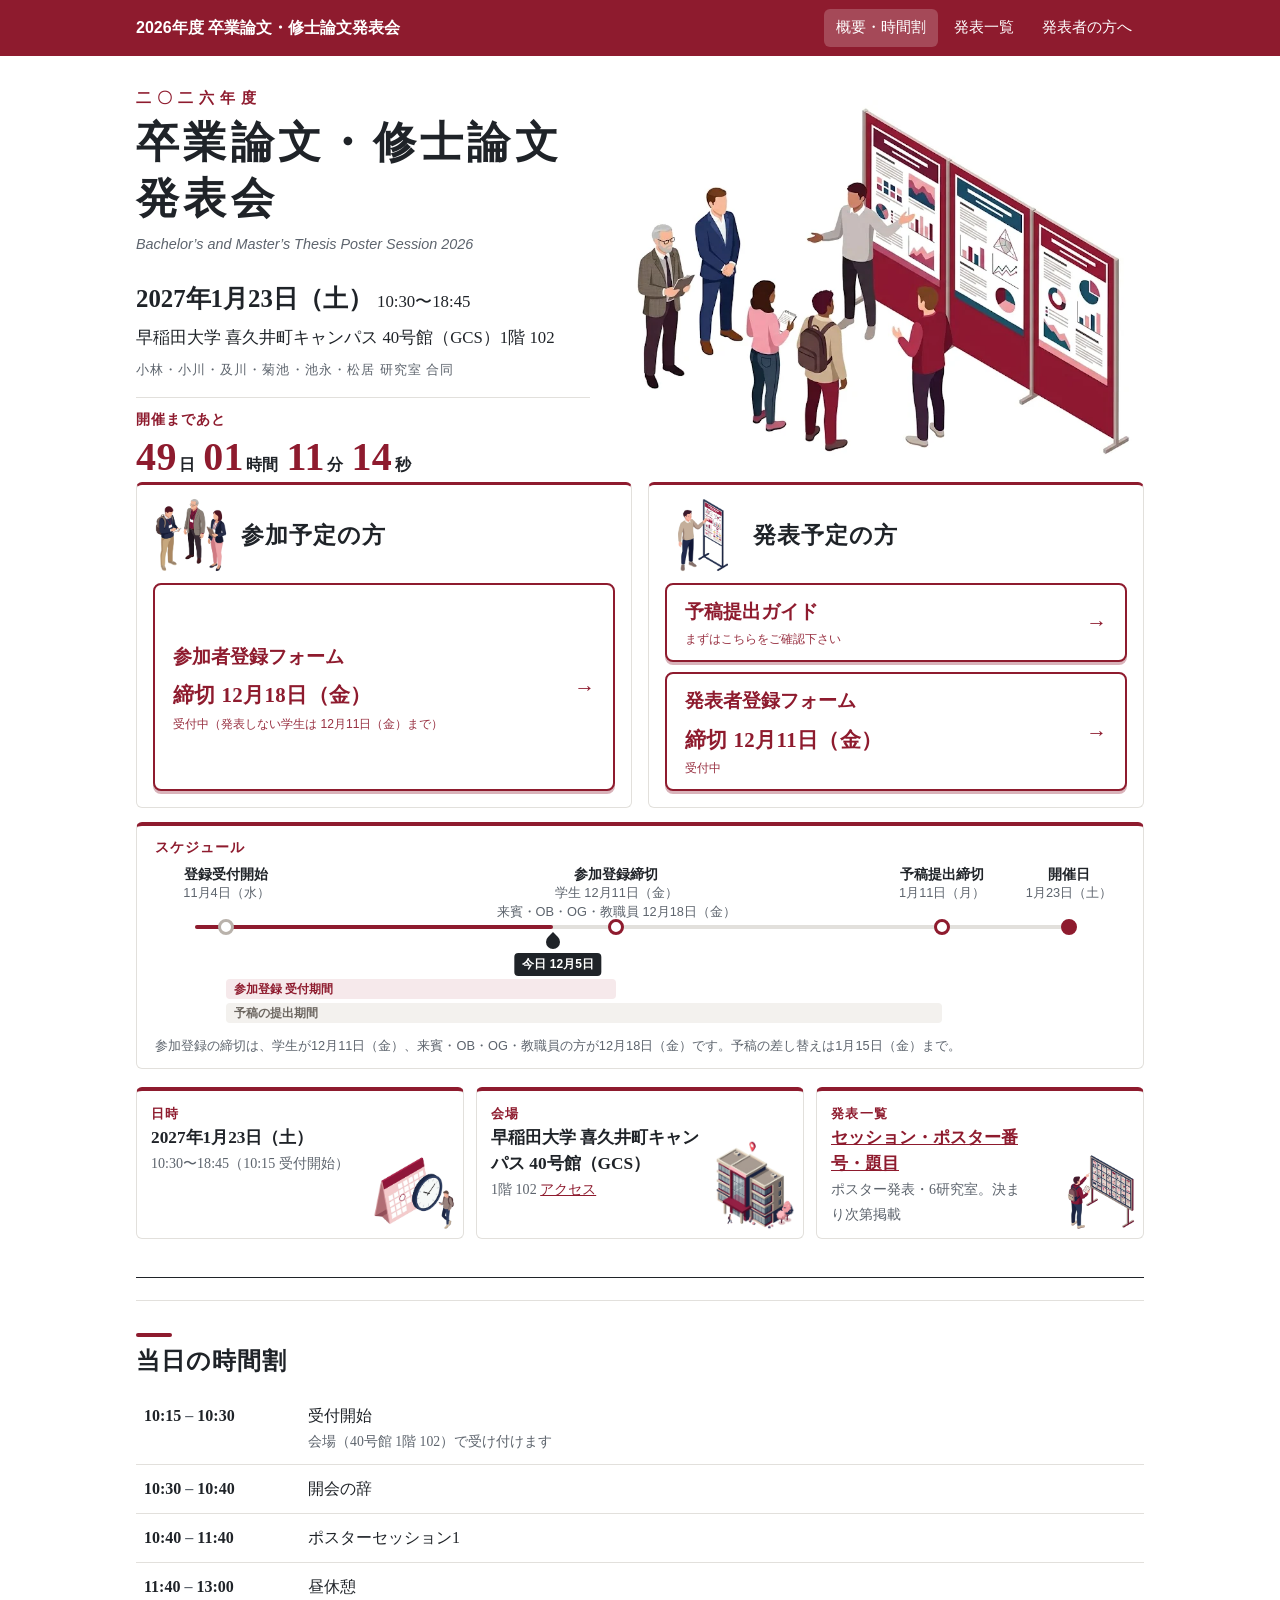
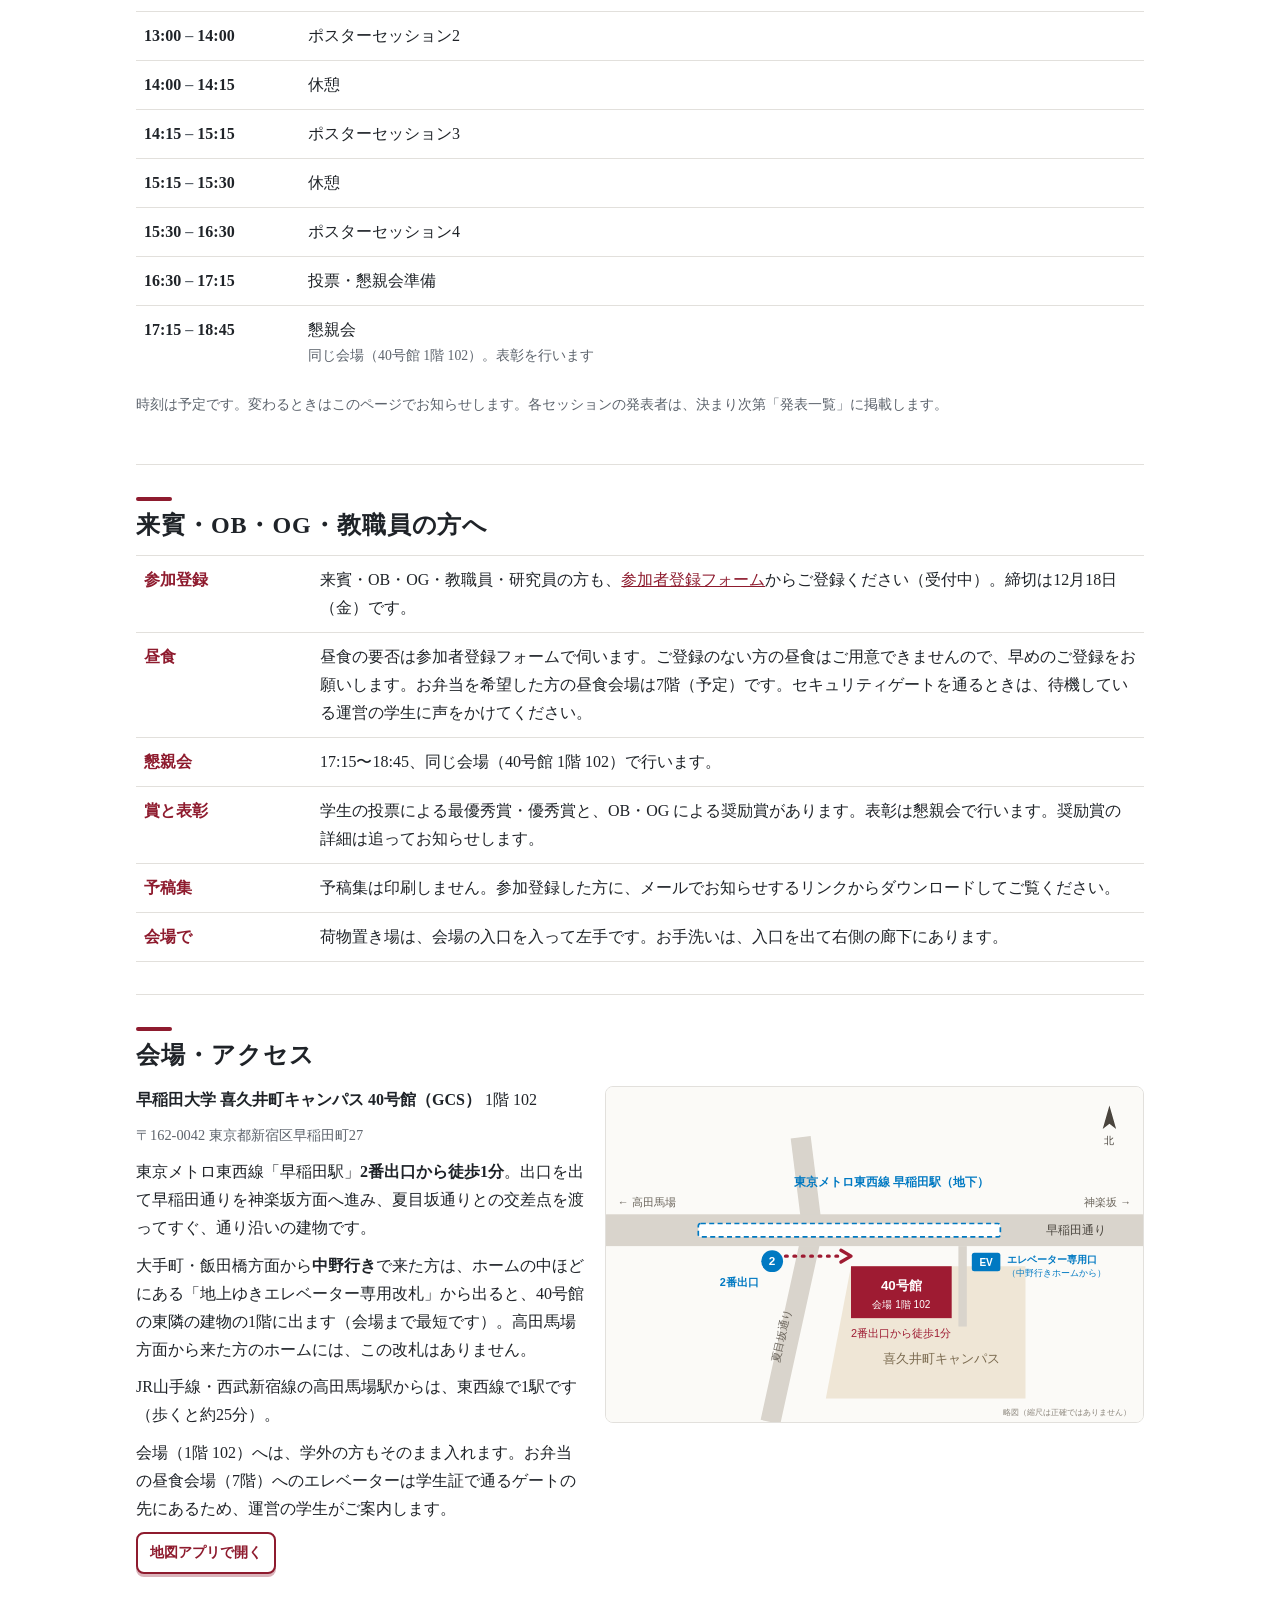
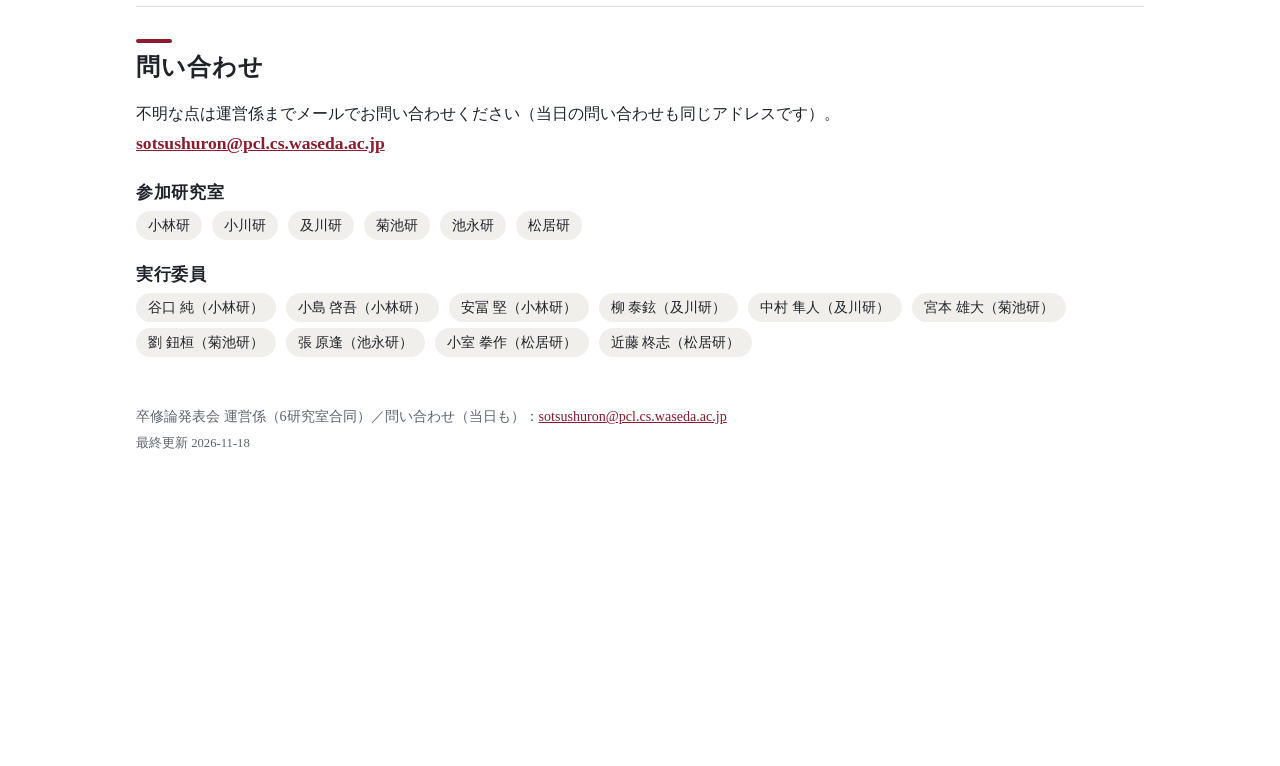
<file: index.html>
<!doctype html>
<html lang="ja">
<head>
<meta charset="utf-8">
<meta name="viewport" content="width=device-width, initial-scale=1">
<meta http-equiv="refresh" content="0; url=2026/">
<title>卒業論文・修士論文発表会</title>
<meta property="og:type" content="website">
<meta property="og:site_name" content="2026年度 卒業論文・修士論文発表会">
<meta property="og:title" content="卒業論文・修士論文発表会">
<meta property="og:description" content="2026年度 卒業論文・修士論文発表会（小林研・小川研・及川研・菊池研・池永研・松居研 合同）">
<meta property="og:url" content="https://pcl-sotsushuron.github.io/">
<meta property="og:image" content="https://pcl-sotsushuron.github.io/2026/ogp.png">
<meta property="og:image:width" content="1200">
<meta property="og:image:height" content="630">
<meta property="og:image:alt" content="2026年度 卒業論文・修士論文発表会 2027年1月23日（土）">
<meta property="og:locale" content="ja_JP">
<meta name="twitter:card" content="summary_large_image">
</head>
<body>
<p><a href="2026/">2026年度 卒業論文・修士論文発表会のページへ</a></p>
</body>
</html>
</file>
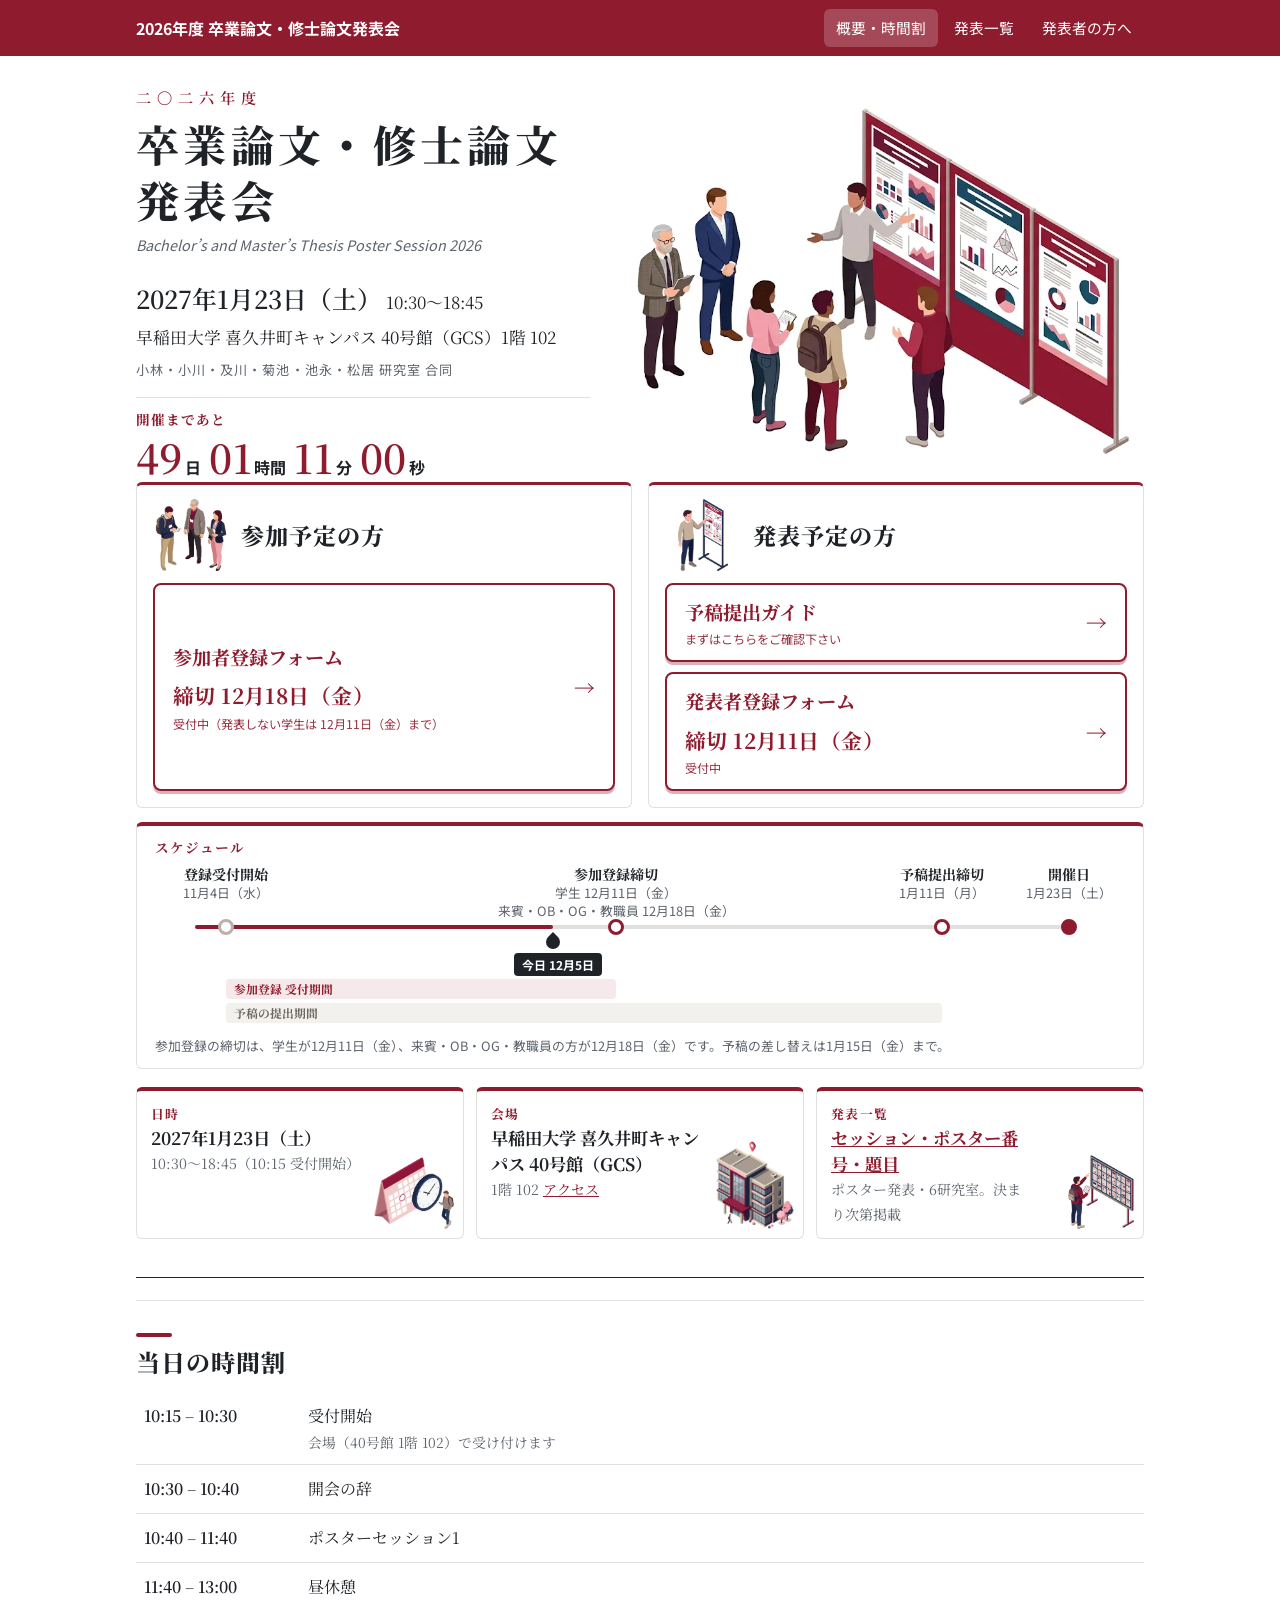
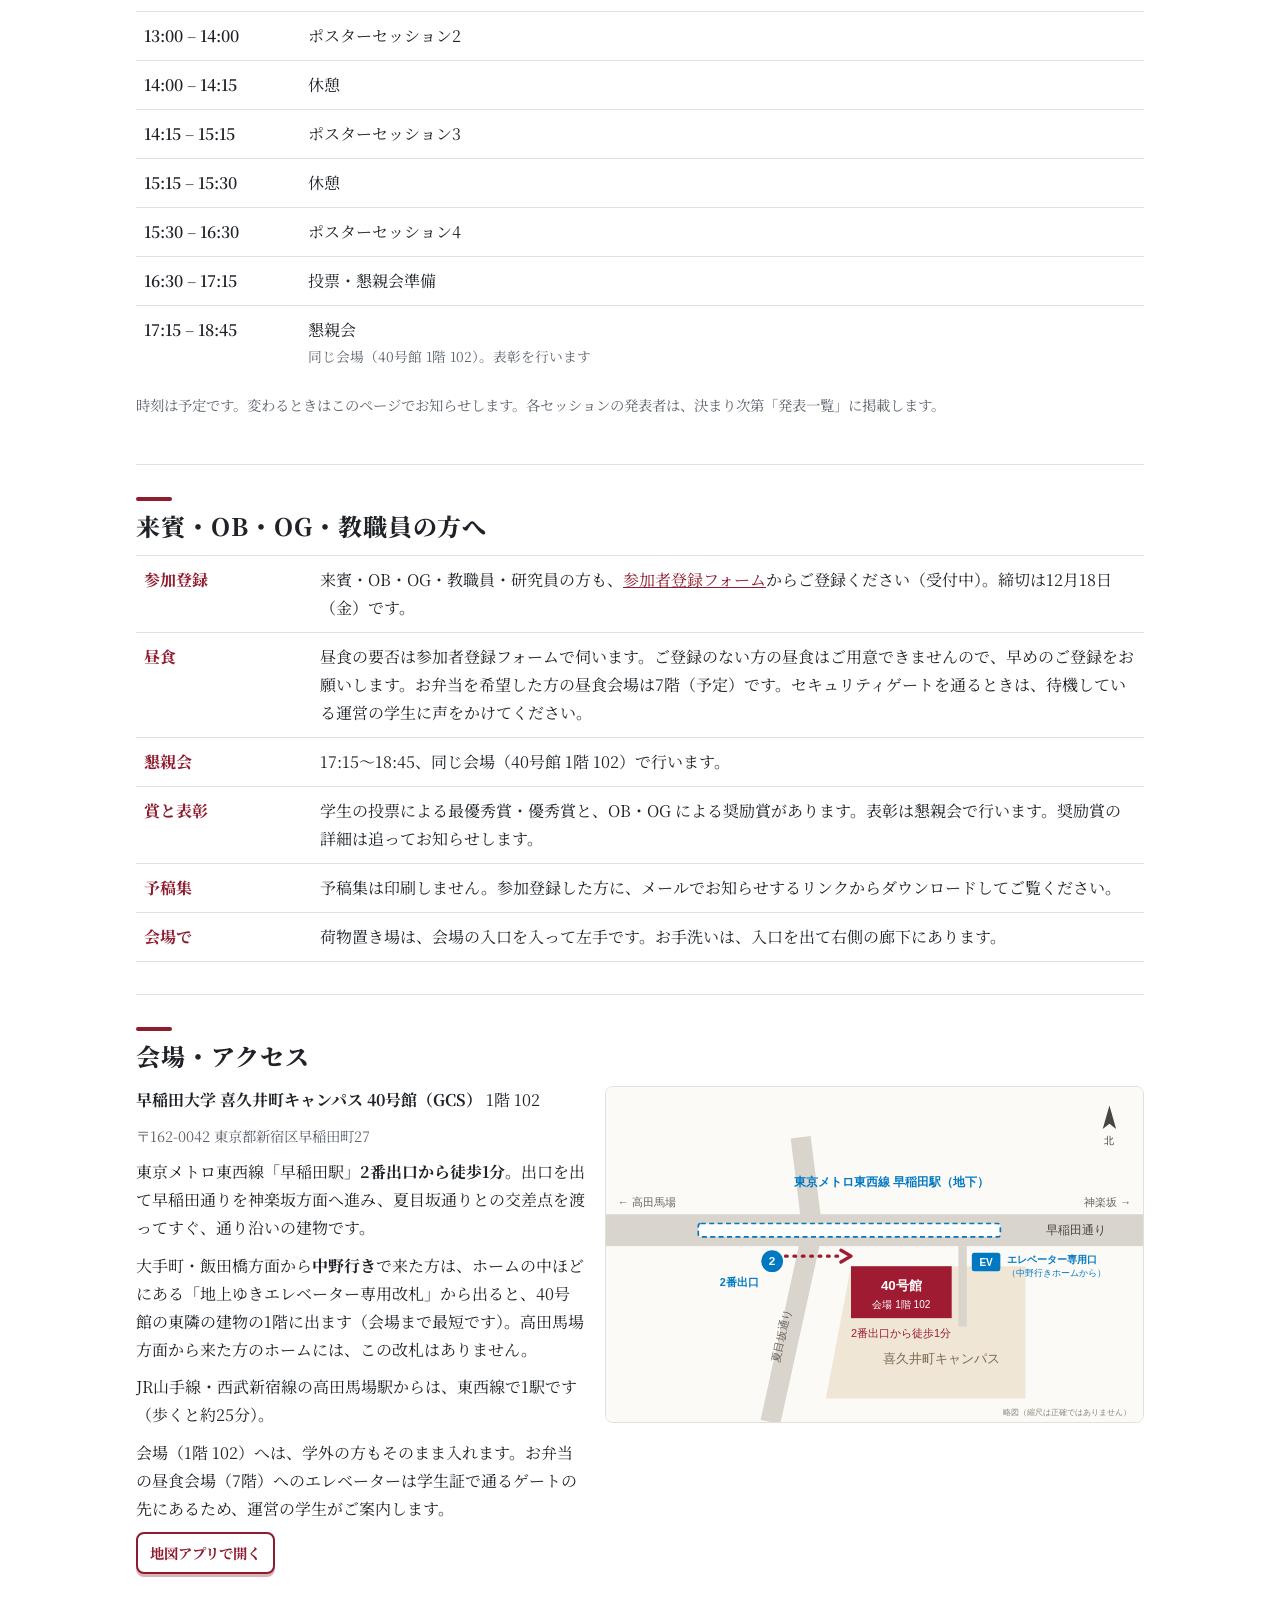
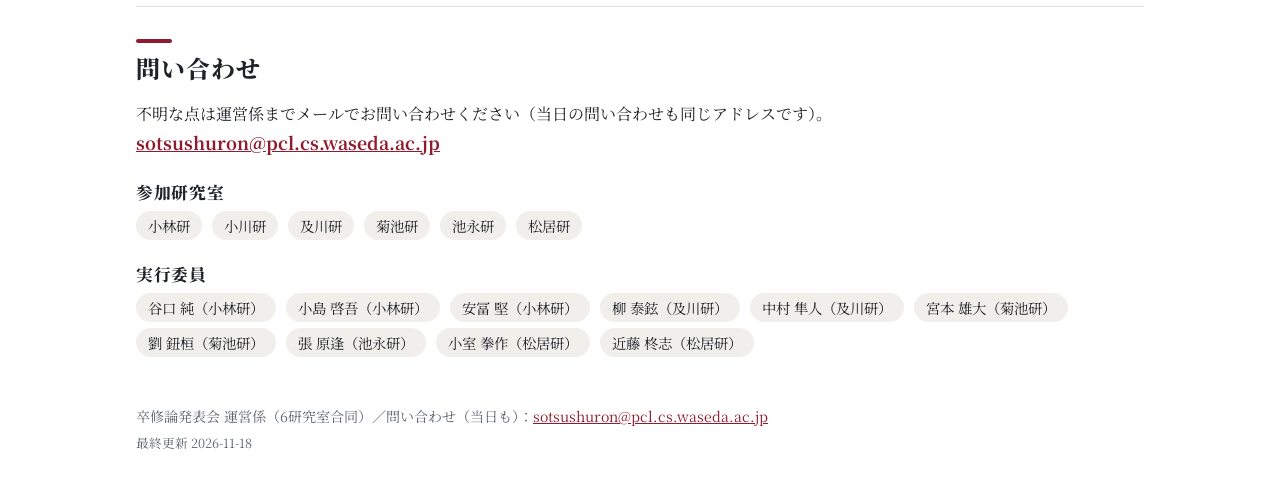
<file: 2026/index.html>
<!DOCTYPE html>
<html lang="ja">
<head>
<meta charset="utf-8">
<meta name="viewport" content="width=device-width, initial-scale=1">
<title>2026年度 卒業論文・修士論文発表会</title>
<meta name="description" content="2026年度 卒業論文・修士論文発表会（小林研・小川研・及川研・菊池研・池永研・松居研 合同）">
<link rel="preconnect" href="https://fonts.googleapis.com"><link rel="preconnect" href="https://fonts.gstatic.com" crossorigin>
<link rel="stylesheet" href="https://fonts.googleapis.com/css2?family=Noto+Serif+JP:wght@400;600;800&family=Noto+Sans+JP:wght@400;500;700&display=swap">
<link rel="stylesheet" href="style.css?v=202611051500">
<link rel="stylesheet" href="design.css?v=202611051500">
</head>
<body data-event-date="2027-01-23" data-event-start="2027-01-23T10:30:00+09:00" data-event-end="2027-01-23T18:45:00+09:00">
<header class="top">
  <div class="wrap">
    <a class="brand" href="index.html">2026年度 卒業論文・修士論文発表会</a>
    <nav><a href="index.html" aria-current=page>概要・時間割</a><a href="program_detail.html">発表一覧</a><a href="presenters.html">発表者の方へ</a></nav>
  </div>
</header>
<main class="wrap">

<section class="hero">
  <div class="hero-a">
    <div class="hero-text">
      <span class="kicker">二〇二六年度</span>
      <h1>卒業論文・修士論文<br>発表会</h1>
      <p class="en">Bachelor’s and Master’s Thesis Poster Session 2026</p>
      <p class="meta"><b>2027年1月23日（土）</b> 10:30〜18:45<br>早稲田大学 喜久井町キャンパス 40号館（GCS）1階 102</p>
      <p class="labs">小林・小川・及川・菊池・池永・松居 研究室 合同</p>
      <div id="countdown" class="countdown" aria-live="off">
        <p class="cd-label">開催日時</p>
        <p class="cd-body"><span class="cd-static">2027年1月23日（土）</span></p>
      </div>
    </div>
    <figure class="hero-art"><img src="main.webp" width="816" height="572" alt="ポスターの前で学生が発表し、学生・先生・社会人が聞いている様子のイラスト"></figure>
  </div>
  <div id="now" class="now" hidden></div>
  <div class="entry entry2">
    <div class="eblock">
      <div class="ehead"><img src="listeners_transparent.webp" alt=""><h2>参加予定の方</h2></div>
      <a class="btn ghost entry-guide2 ebtn-full" href="https://docs.google.com/forms/d/e/1FAIpQLSc8ZwVKthtfADjpt4Mk3TMJL_-n_F20B_ENEa0pPwIgdK9Agg/viewform" target="_blank" rel="noopener"><span class="bt">参加者登録フォーム<span class="dl">締切 12月18日（金）</span><small>受付中（発表しない学生は 12月11日（金）まで）</small></span><span class="arr" aria-hidden="true">→</span></a>
    </div>
    <div class="eblock">
      <div class="ehead"><img src="presenter_transparent.webp" alt=""><h2>発表予定の方</h2></div>
      <a class="btn ghost entry-guide2" href="presenters.html"><span class="bt">予稿提出ガイド<small>まずはこちらをご確認下さい</small></span><span class="arr" aria-hidden="true">→</span></a>
      <a class="btn ghost entry-guide2" href="https://docs.google.com/forms/d/e/1FAIpQLSdHttBgWC_3cJnAeXhc6AuV7hPH37Vew2INojGHe1D91hPlAQ/viewform" target="_blank" rel="noopener"><span class="bt">発表者登録フォーム<span class="dl">締切 12月11日（金）</span><small>受付中</small></span><span class="arr" aria-hidden="true">→</span></a>
    </div>
  </div>
  <div class="sched-box" id="dates">
    <h2 class="sched-h">スケジュール</h2>
    <div class="sched" data-start="2026-11-01" data-end="2027-01-23">
      <div class="sched-line"><span class="sched-past"></span></div>
      <ol class="sched-ms">
      <li class="ms ms-open" style="--p:3.6"><span class="ms-dot"></span><span class="ms-label"><b>登録受付開始</b><span>11月4日（水）</span></span></li>
      <li class="ms ms-join" style="--p:48.2"><span class="ms-dot"></span><span class="ms-label"><b>参加登録締切</b><span>学生 12月11日（金）<br>来賓・OB・OG・教職員 12月18日（金）</span></span></li>
      <li class="ms ms-pres" style="--p:85.5"><span class="ms-dot"></span><span class="ms-label"><b>予稿提出締切</b><span>1月11日（月）</span></span></li>
      <li class="ms ms-event" style="--p:100.0"><span class="ms-dot"></span><span class="ms-label"><b>開催日</b><span>1月23日（土）</span></span></li>
      </ol>
      <div class="sched-today" hidden><span class="pin"></span><span class="tag"></span></div>
      <div class="sched-bands">
        <span class="band band-join" style="--a:3.6;--b:48.2">参加登録 受付期間</span>
        <span class="band band-pres" style="--a:3.6;--b:85.5">予稿の提出期間</span>
      </div>
    </div>
    <p class="sched-note">参加登録の締切は、学生が12月11日（金）、来賓・OB・OG・教職員の方が12月18日（金）です。予稿の差し替えは1月15日（金）まで。</p>
  </div>
  <dl class="facts">
    <div><img class="ill" src="calendar_transparent.webp" alt=""><dt>日時</dt><dd><strong>2027年1月23日（土）</strong><span>10:30〜18:45（10:15 受付開始）</span></dd></div>
    <div><img class="ill" src="venue_transparent.webp" alt=""><dt>会場</dt><dd><strong>早稲田大学 喜久井町キャンパス 40号館（GCS）</strong><span>1階 102 <a href="#access">アクセス</a></span></dd></div>
    <div class="fact-link"><img class="ill wide" src="program_list_transparent.webp" alt=""><dt>発表一覧</dt><dd><strong><a href="program_detail.html">セッション・ポスター番号・題目</a></strong><span>ポスター発表・6研究室。決まり次第掲載</span></dd></div>
  </dl>
  
</section>

<section id="schedule">
  <h2>当日の時間割</h2>
  <ol class="timetable"><li data-start="10:15" data-end="10:30"><div class="time">10:15<span class="dash">–</span>10:30</div><div class="what">受付開始<div class="note">会場（40号館 1階 102）で受け付けます</div></div></li><li data-start="10:30" data-end="10:40"><div class="time">10:30<span class="dash">–</span>10:40</div><div class="what">開会の辞</div></li><li class="sess" data-start="10:40" data-end="11:40"><div class="time">10:40<span class="dash">–</span>11:40</div><div class="what">ポスターセッション1</div></li><li data-start="11:40" data-end="13:00"><div class="time">11:40<span class="dash">–</span>13:00</div><div class="what">昼休憩</div></li><li class="sess" data-start="13:00" data-end="14:00"><div class="time">13:00<span class="dash">–</span>14:00</div><div class="what">ポスターセッション2</div></li><li data-start="14:00" data-end="14:15"><div class="time">14:00<span class="dash">–</span>14:15</div><div class="what">休憩</div></li><li class="sess" data-start="14:15" data-end="15:15"><div class="time">14:15<span class="dash">–</span>15:15</div><div class="what">ポスターセッション3</div></li><li data-start="15:15" data-end="15:30"><div class="time">15:15<span class="dash">–</span>15:30</div><div class="what">休憩</div></li><li class="sess" data-start="15:30" data-end="16:30"><div class="time">15:30<span class="dash">–</span>16:30</div><div class="what">ポスターセッション4</div></li><li data-start="16:30" data-end="17:15"><div class="time">16:30<span class="dash">–</span>17:15</div><div class="what">投票・懇親会準備</div></li><li data-start="17:15" data-end="18:45"><div class="time">17:15<span class="dash">–</span>18:45</div><div class="what">懇親会<div class="note">同じ会場（40号館 1階 102）。表彰を行います</div></div></li></ol>
  <p class="muted">時刻は予定です。変わるときはこのページでお知らせします。各セッションの発表者は、決まり次第「発表一覧」に掲載します。</p>
</section>

<section id="guests">
  <h2>来賓・OB・OG・教職員の方へ</h2>
  <dl class="kv">
    <dt>参加登録</dt><dd>来賓・OB・OG・教職員・研究員の方も、<a href="https://docs.google.com/forms/d/e/1FAIpQLSc8ZwVKthtfADjpt4Mk3TMJL_-n_F20B_ENEa0pPwIgdK9Agg/viewform" target="_blank" rel="noopener">参加者登録フォーム</a>からご登録ください（受付中）。締切は12月18日（金）です。</dd>
    <dt>昼食</dt><dd>昼食の要否は参加者登録フォームで伺います。ご登録のない方の昼食はご用意できませんので、早めのご登録をお願いします。お弁当を希望した方の昼食会場は7階（予定）です。セキュリティゲートを通るときは、待機している運営の学生に声をかけてください。</dd>
    <dt>懇親会</dt><dd>17:15〜18:45、同じ会場（40号館 1階 102）で行います。</dd>
    <dt>賞と表彰</dt><dd>学生の投票による最優秀賞・優秀賞と、OB・OG による奨励賞があります。表彰は懇親会で行います。奨励賞の詳細は追ってお知らせします。</dd>
    <dt>予稿集</dt><dd>予稿集は印刷しません。参加登録した方に、メールでお知らせするリンクからダウンロードしてご覧ください。</dd>
    <dt>会場で</dt><dd>荷物置き場は、会場の入口を入って左手です。お手洗いは、入口を出て右側の廊下にあります。</dd>
  </dl>
</section>

<section id="access">
  <h2>会場・アクセス</h2>
  <div class="access">
    <div>
      <p><strong>早稲田大学 喜久井町キャンパス 40号館（GCS）</strong> 1階 102</p>
      <p class="muted">〒162-0042 東京都新宿区早稲田町27</p>
      <p>東京メトロ東西線「早稲田駅」<b>2番出口から徒歩1分</b>。出口を出て早稲田通りを神楽坂方面へ進み、夏目坂通りとの交差点を渡ってすぐ、通り沿いの建物です。</p>
      <p>大手町・飯田橋方面から<b>中野行き</b>で来た方は、ホームの中ほどにある「地上ゆきエレベーター専用改札」から出ると、40号館の東隣の建物の1階に出ます（会場まで最短です）。高田馬場方面から来た方のホームには、この改札はありません。</p>
      <p>JR山手線・西武新宿線の高田馬場駅からは、東西線で1駅です（歩くと約25分）。</p>
      <p>会場（1階 102）へは、学外の方もそのまま入れます。お弁当の昼食会場（7階）へのエレベーターは学生証で通るゲートの先にあるため、運営の学生がご案内します。</p>
      <a href="https://www.google.com/maps/search/?api=1&amp;query=%E6%97%A9%E7%A8%B2%E7%94%B0%E5%A4%A7%E5%AD%A6%20%E5%96%9C%E4%B9%85%E4%BA%95%E7%94%BA%E3%82%AD%E3%83%A3%E3%83%B3%E3%83%91%E3%82%B9%2040%E5%8F%B7%E9%A4%A8%20%E3%80%92162-0042%20%E6%9D%B1%E4%BA%AC%E9%83%BD%E6%96%B0%E5%AE%BF%E5%8C%BA%E6%97%A9%E7%A8%B2%E7%94%B0%E7%94%BA27" class="btn small ghost" target="_blank" rel="noopener">地図アプリで開く</a>
    </div>
    <img class="map" src="access_map.svg" width="640" height="400" alt="略図：東西線早稲田駅の2番出口を出て、早稲田通りを神楽坂方面へ。夏目坂通りとの交差点を渡ってすぐの40号館が会場。中野行きホームからのエレベーター専用口は40号館の東隣">
  </div>
</section>

<section id="contact">
  <h2>問い合わせ</h2>
  <p>不明な点は運営係までメールでお問い合わせください（当日の問い合わせも同じアドレスです）。<br><a class="mail" href="mailto:sotsushuron@pcl.cs.waseda.ac.jp">sotsushuron@pcl.cs.waseda.ac.jp</a></p>
  <h3>参加研究室</h3>
  <ul class="inline"><li>小林研</li><li>小川研</li><li>及川研</li><li>菊池研</li><li>池永研</li><li>松居研</li></ul>
  <h3>実行委員</h3><ul class="inline"><li>谷口 純（小林研）</li><li>小島 啓吾（小林研）</li><li>安冨 堅（小林研）</li><li>柳 泰鉉（及川研）</li><li>中村 隼人（及川研）</li><li>宮本 雄大（菊池研）</li><li>劉 鈕桓（菊池研）</li><li>張 原逢（池永研）</li><li>小室 拳作（松居研）</li><li>近藤 柊志（松居研）</li></ul>
</section>

</main>
<footer class="wrap foot">
  <p>卒修論発表会 運営係（6研究室合同）／問い合わせ（当日も）：<a href="mailto:sotsushuron@pcl.cs.waseda.ac.jp">sotsushuron@pcl.cs.waseda.ac.jp</a></p>
  <p class="muted">最終更新 2026-11-18</p>
</footer>
<script src="app.js?v=202611051500"></script>
</body>
</html>
</file>
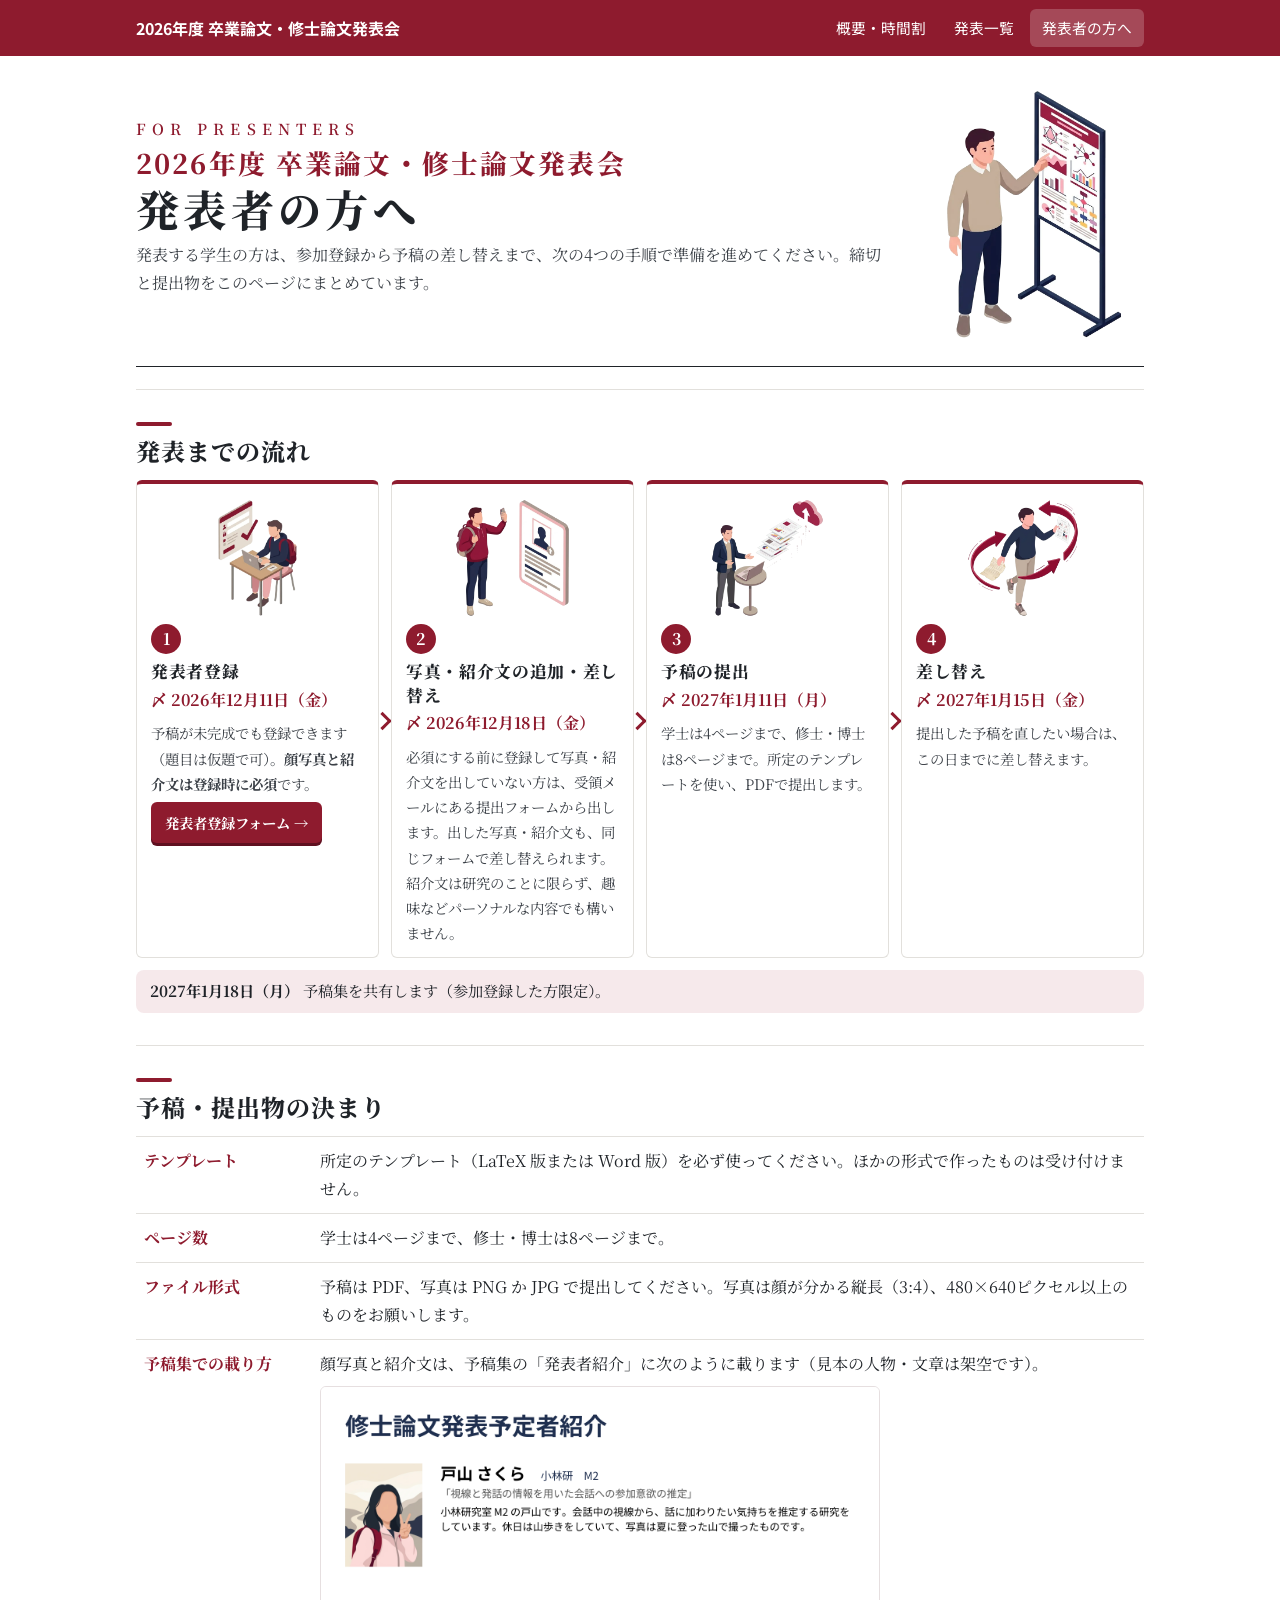
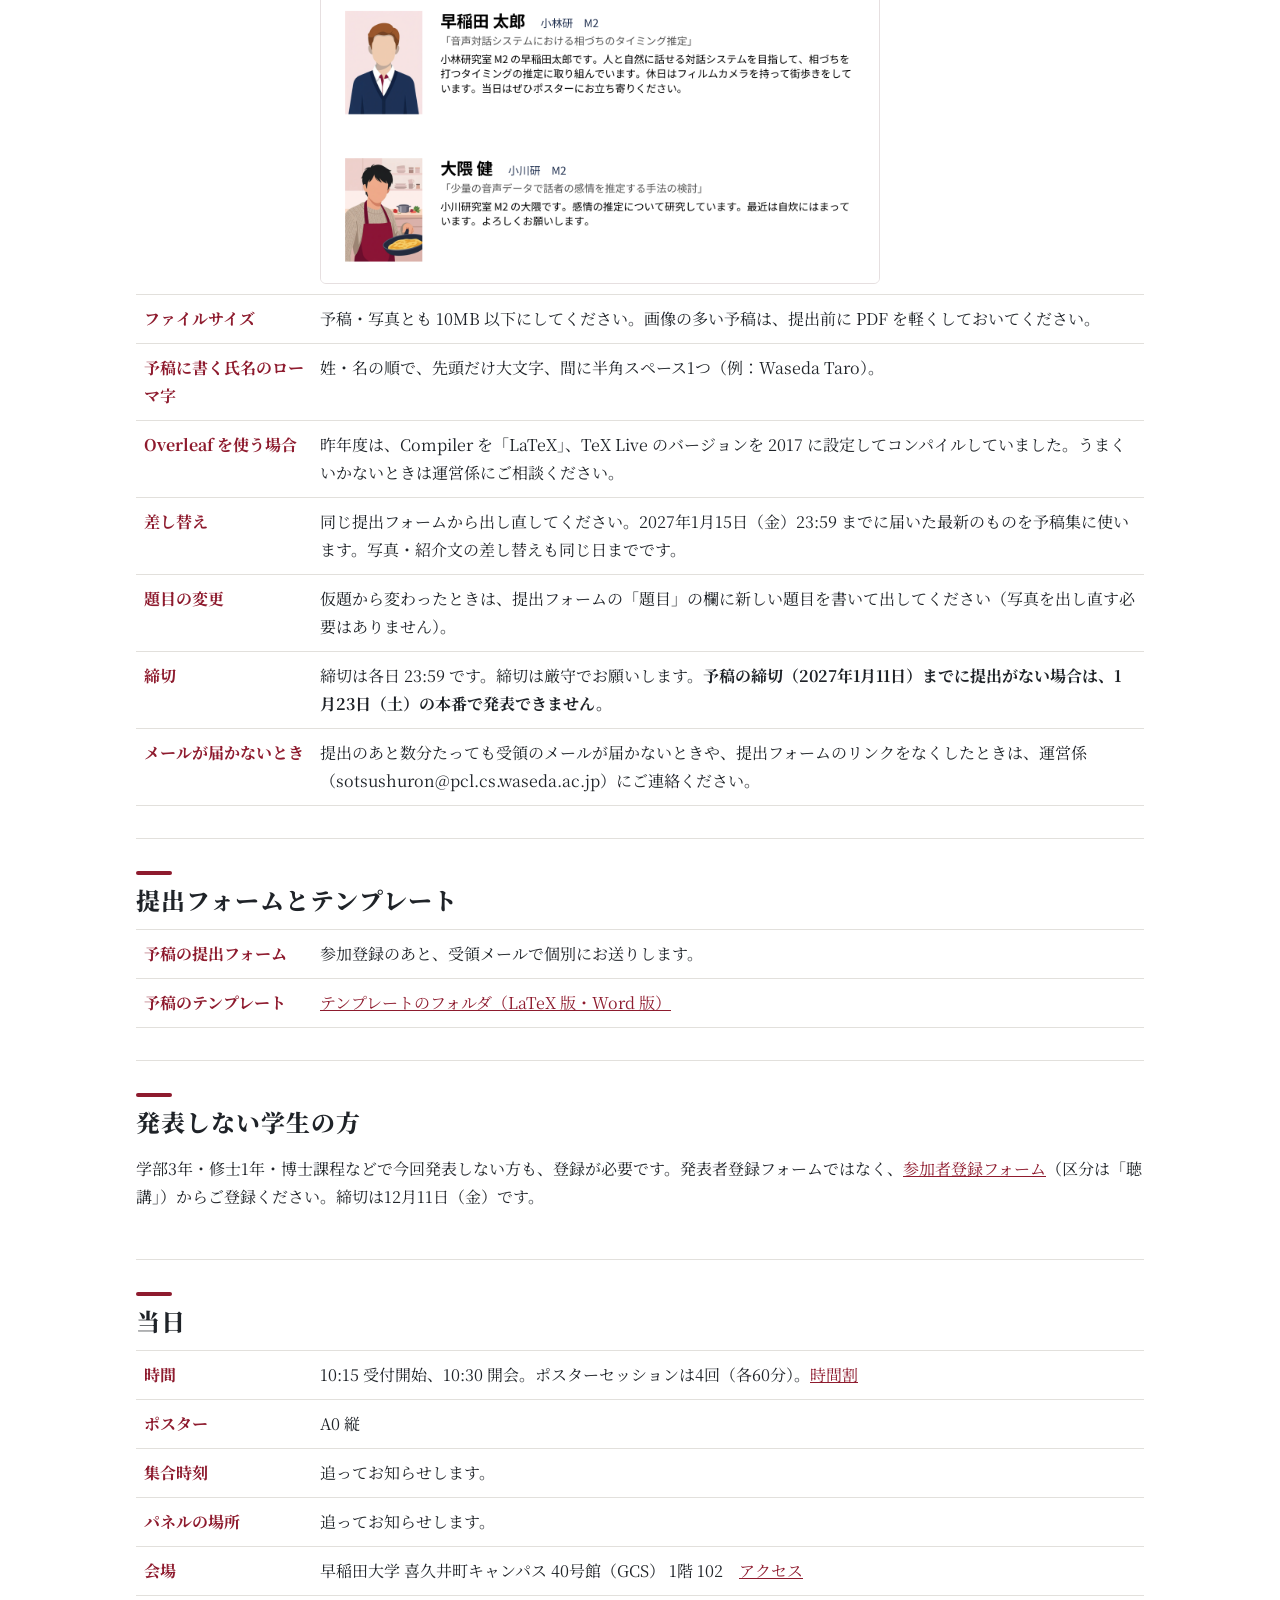
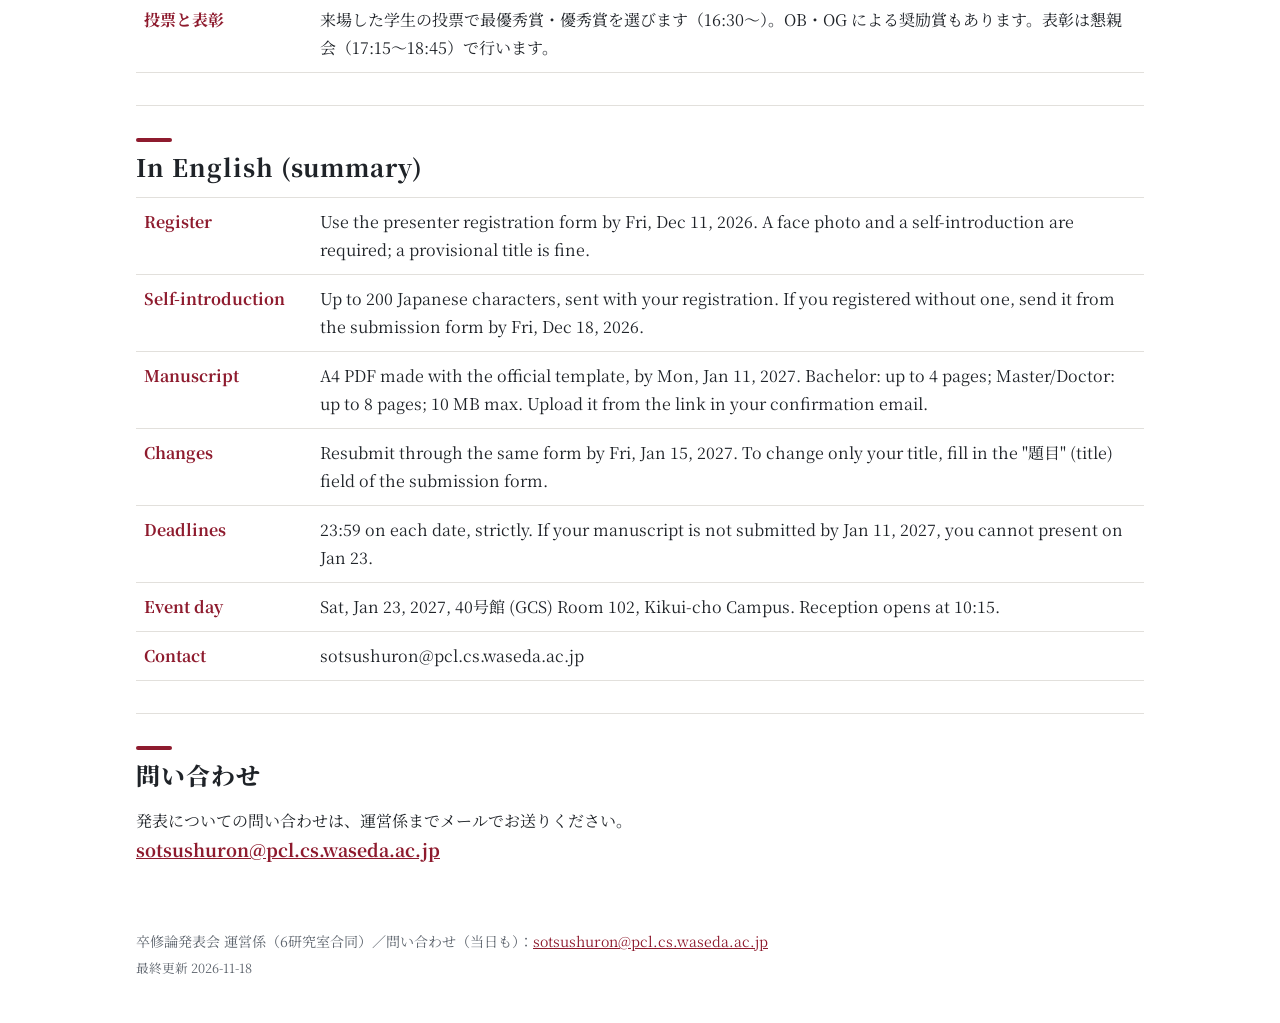
<file: 2026/presenters.html>
<!DOCTYPE html>
<html lang="ja">
<head>
<meta charset="utf-8">
<meta name="viewport" content="width=device-width, initial-scale=1">
<title>発表者の方へ｜2026年度 卒業論文・修士論文発表会</title>
<meta name="description" content="2026年度 卒業論文・修士論文発表会（小林研・小川研・及川研・菊池研・池永研・松居研 合同）で発表する方への案内：締切・提出物・当日の準備">
<link rel="preconnect" href="https://fonts.googleapis.com"><link rel="preconnect" href="https://fonts.gstatic.com" crossorigin>
<link rel="stylesheet" href="https://fonts.googleapis.com/css2?family=Noto+Serif+JP:wght@400;600;800&family=Noto+Sans+JP:wght@400;500;700&display=swap">
<link rel="stylesheet" href="style.css?v=202611051500">
<link rel="stylesheet" href="design.css?v=202611051500">
</head>
<body data-event-date="2027-01-23">
<header class="top">
  <div class="wrap">
    <a class="brand" href="index.html">2026年度 卒業論文・修士論文発表会</a>
    <nav><a href="index.html">概要・時間割</a><a href="program_detail.html">発表一覧</a><a href="presenters.html" aria-current=page>発表者の方へ</a></nav>
  </div>
</header>
<main class="wrap">

<section class="hero">
  <div class="hero-a small">
    <div class="hero-text">
      <span class="kicker">FOR PRESENTERS</span>
      <h1><em>2026年度 卒業論文・修士論文発表会</em>発表者の方へ</h1>
      <p class="lead">発表する学生の方は、参加登録から予稿の差し替えまで、次の4つの手順で準備を進めてください。締切と提出物をこのページにまとめています。</p>
    </div>
    <figure class="hero-art"><img src="presenter_transparent.webp" width="648" height="897" alt="ポスターの横に立ち、図を指して説明する学生のイラスト"></figure>
  </div>
</section>

<section id="flow">
  <h2>発表までの流れ</h2>
  <ol class="flow">
    <li><img class="step-ill" src="step_register_transparent.webp" alt="フォームに入力する学生のイラスト" loading="lazy"><span class="no">1</span><h3>発表者登録</h3><span class="due">〆 2026年12月11日（金）</span><p>予稿が未完成でも登録できます（題目は仮題で可）。<b>顔写真と紹介文は登録時に必須</b>です。</p><a class="btn small form-btn" href="https://docs.google.com/forms/d/e/1FAIpQLSdHttBgWC_3cJnAeXhc6AuV7hPH37Vew2INojGHe1D91hPlAQ/viewform" target="_blank" rel="noopener">発表者登録フォーム →</a></li>
    <li><img class="step-ill" src="step_profile_transparent.webp" alt="スマートフォンで顔写真を撮る学生のイラスト" loading="lazy"><span class="no">2</span><h3>写真・紹介文の追加・差し替え</h3><span class="due">〆 2026年12月18日（金）</span><p>必須にする前に登録して写真・紹介文を出していない方は、受領メールにある提出フォームから出します。出した写真・紹介文も、同じフォームで差し替えられます。紹介文は研究のことに限らず、趣味などパーソナルな内容でも構いません。</p></li>
    <li><img class="step-ill" src="step_paper_transparent.webp" alt="ノートPCから予稿をアップロードする学生のイラスト" loading="lazy"><span class="no">3</span><h3>予稿の提出</h3><span class="due">〆 2027年1月11日（月）</span><p>学士は4ページまで、修士・博士は8ページまで。所定のテンプレートを使い、PDFで提出します。</p></li>
    <li><img class="step-ill" src="step_replace_transparent.webp" alt="新しい予稿に差し替える学生のイラスト" loading="lazy"><span class="no">4</span><h3>差し替え</h3><span class="due">〆 2027年1月15日（金）</span><p>提出した予稿を直したい場合は、この日までに差し替えます。</p></li>
  </ol>
  <p class="after-flow"><b>2027年1月18日（月）</b> 予稿集を共有します（参加登録した方限定）。</p>
</section>

<section id="rules">
  <h2>予稿・提出物の決まり</h2>
  <dl class="kv">
    <dt>テンプレート</dt><dd>所定のテンプレート（LaTeX 版または Word 版）を必ず使ってください。ほかの形式で作ったものは受け付けません。</dd>
    <dt>ページ数</dt><dd>学士は4ページまで、修士・博士は8ページまで。</dd>
    <dt>ファイル形式</dt><dd>予稿は PDF、写真は PNG か JPG で提出してください。写真は顔が分かる縦長（3:4）、480×640ピクセル以上のものをお願いします。</dd>
    <dt>予稿集での載り方</dt><dd>顔写真と紹介文は、予稿集の「発表者紹介」に次のように載ります（見本の人物・文章は架空です）。<br><img src="profile_sample.png" alt="予稿集の発表者紹介の見本：顔写真の右に氏名・研究室・学年・題目・紹介文が並ぶ" loading="lazy" style="display:block;width:100%;max-width:560px;height:auto;margin-top:8px;border:1px solid #e6dfe0;border-radius:6px"></dd>
    <dt>ファイルサイズ</dt><dd>予稿・写真とも 10MB 以下にしてください。画像の多い予稿は、提出前に PDF を軽くしておいてください。</dd>
    <dt>予稿に書く氏名のローマ字</dt><dd>姓・名の順で、先頭だけ大文字、間に半角スペース1つ（例：Waseda Taro）。</dd>
    <dt>Overleaf を使う場合</dt><dd>昨年度は、Compiler を「LaTeX」、TeX Live のバージョンを 2017 に設定してコンパイルしていました。うまくいかないときは運営係にご相談ください。</dd>
    <dt>差し替え</dt><dd>同じ提出フォームから出し直してください。2027年1月15日（金）23:59 までに届いた最新のものを予稿集に使います。写真・紹介文の差し替えも同じ日までです。</dd>
    <dt>題目の変更</dt><dd>仮題から変わったときは、提出フォームの「題目」の欄に新しい題目を書いて出してください（写真を出し直す必要はありません）。</dd>
    <dt>締切</dt><dd>締切は各日 23:59 です。締切は厳守でお願いします。<b>予稿の締切（2027年1月11日）までに提出がない場合は、1月23日（土）の本番で発表できません。</b></dd>
    <dt>メールが届かないとき</dt><dd>提出のあと数分たっても受領のメールが届かないときや、提出フォームのリンクをなくしたときは、運営係（sotsushuron@pcl.cs.waseda.ac.jp）にご連絡ください。</dd>
  </dl>
</section>

<section id="forms">
  <h2>提出フォームとテンプレート</h2>
  <dl class="kv">
    <dt>予稿の提出フォーム</dt><dd>参加登録のあと、受領メールで個別にお送りします。</dd>
    <dt>予稿のテンプレート</dt><dd><a href="https://drive.google.com/drive/folders/1Ug7HbLxEXtA8p8ERDt5MEpn77D_s-7Fd" target="_blank" rel="noopener">テンプレートのフォルダ（LaTeX 版・Word 版）</a></dd>
  </dl>
</section>

<section id="nopres">
  <h2>発表しない学生の方</h2>
  <p>学部3年・修士1年・博士課程などで今回発表しない方も、登録が必要です。発表者登録フォームではなく、<a href="https://docs.google.com/forms/d/e/1FAIpQLSc8ZwVKthtfADjpt4Mk3TMJL_-n_F20B_ENEa0pPwIgdK9Agg/viewform" target="_blank" rel="noopener">参加者登録フォーム</a>（区分は「聴講」）からご登録ください。締切は12月11日（金）です。</p>
</section>

<section id="day">
  <h2>当日</h2>
  <dl class="kv">
    <dt>時間</dt><dd>10:15 受付開始、10:30 開会。ポスターセッションは4回（各60分）。<a href="index.html#schedule">時間割</a></dd>
    <dt>ポスター</dt><dd>A0 縦</dd>
    <dt>集合時刻</dt><dd>追ってお知らせします。</dd>
    <dt>パネルの場所</dt><dd>追ってお知らせします。</dd>
    <dt>会場</dt><dd>早稲田大学 喜久井町キャンパス 40号館（GCS） 1階 102　<a href="index.html#access">アクセス</a></dd>
    <dt>投票と表彰</dt><dd>来場した学生の投票で最優秀賞・優秀賞を選びます（16:30〜）。OB・OG による奨励賞もあります。表彰は懇親会（17:15〜18:45）で行います。</dd>
  </dl>
</section>

<section id="english" lang="en">
  <h2>In English (summary)</h2>
  <dl class="kv">
    <dt>Register</dt><dd>Use the presenter registration form by Fri, Dec 11, 2026. A face photo and a self-introduction are required; a provisional title is fine.</dd>
    <dt>Self-introduction</dt><dd>Up to 200 Japanese characters, sent with your registration. If you registered without one, send it from the submission form by Fri, Dec 18, 2026.</dd>
    <dt>Manuscript</dt><dd>A4 PDF made with the official template, by Mon, Jan 11, 2027. Bachelor: up to 4 pages; Master/Doctor: up to 8 pages; 10 MB max. Upload it from the link in your confirmation email.</dd>
    <dt>Changes</dt><dd>Resubmit through the same form by Fri, Jan 15, 2027. To change only your title, fill in the "題目" (title) field of the submission form.</dd>
    <dt>Deadlines</dt><dd>23:59 on each date, strictly. If your manuscript is not submitted by Jan 11, 2027, you cannot present on Jan 23.</dd>
    <dt>Event day</dt><dd>Sat, Jan 23, 2027, 40号館 (GCS) Room 102, Kikui-cho Campus. Reception opens at 10:15.</dd>
    <dt>Contact</dt><dd>sotsushuron@pcl.cs.waseda.ac.jp</dd>
  </dl>
</section>

<section id="contact">
  <h2>問い合わせ</h2>
  <p>発表についての問い合わせは、運営係までメールでお送りください。<br><a class="mail" href="mailto:sotsushuron@pcl.cs.waseda.ac.jp">sotsushuron@pcl.cs.waseda.ac.jp</a></p>
</section>

</main>
<footer class="wrap foot">
  <p>卒修論発表会 運営係（6研究室合同）／問い合わせ（当日も）：<a href="mailto:sotsushuron@pcl.cs.waseda.ac.jp">sotsushuron@pcl.cs.waseda.ac.jp</a></p>
  <p class="muted">最終更新 2026-11-18</p>
</footer>
<script src="app.js?v=202611051500"></script>
</body>
</html>
</file>
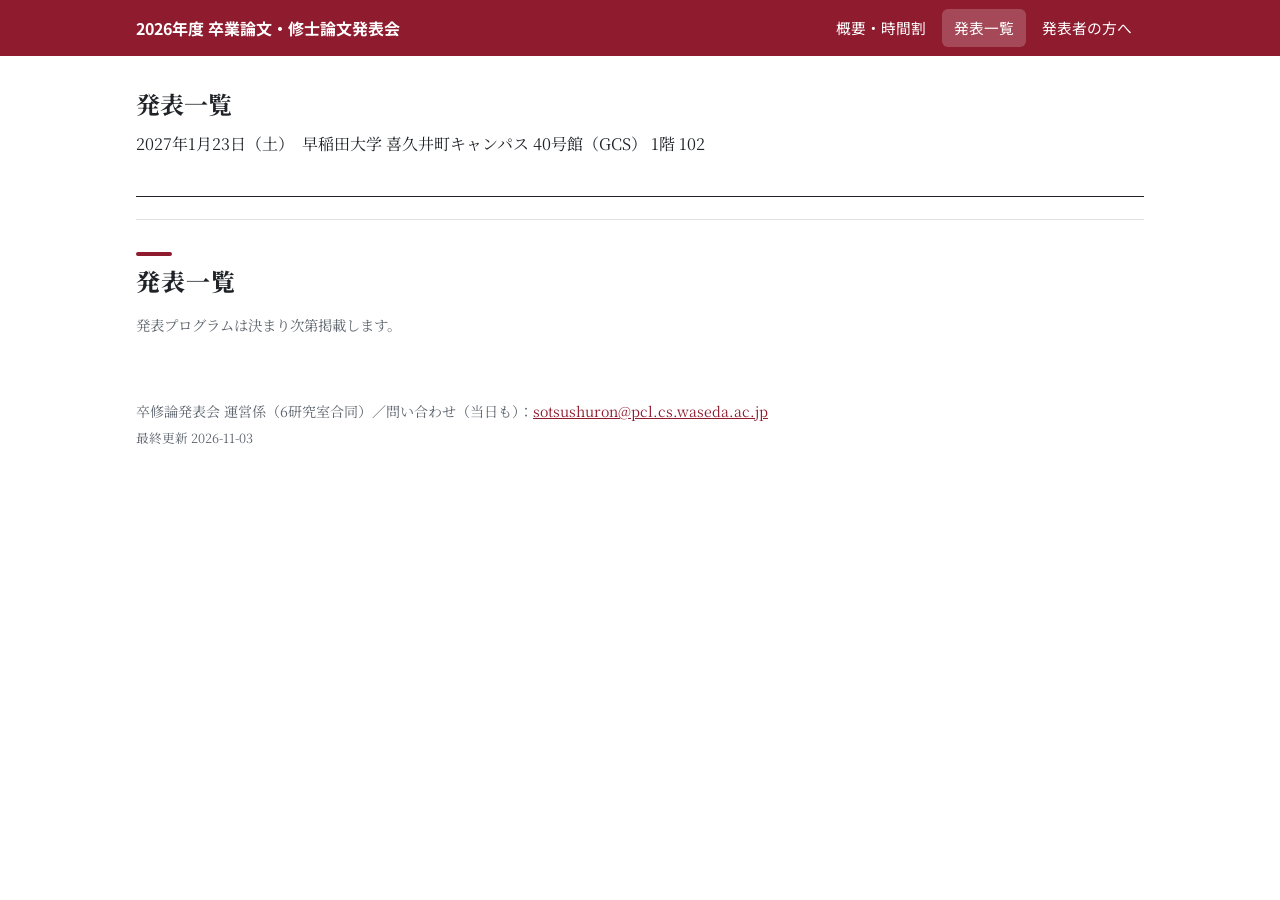
<file: 2026/program_detail.html>
<!DOCTYPE html>
<html lang="ja">
<head>
<meta charset="utf-8">
<meta name="viewport" content="width=device-width, initial-scale=1">
<title>発表一覧｜2026年度 卒業論文・修士論文発表会</title>
<meta name="description" content="2026年度 卒業論文・修士論文発表会（小林研・小川研・及川研・菊池研・池永研・松居研 合同）">
<link rel="preconnect" href="https://fonts.googleapis.com"><link rel="preconnect" href="https://fonts.gstatic.com" crossorigin>
<link rel="stylesheet" href="https://fonts.googleapis.com/css2?family=Noto+Serif+JP:wght@400;600;800&family=Noto+Sans+JP:wght@400;500;700&display=swap">
<link rel="stylesheet" href="style.css?v=202611051500">
<link rel="stylesheet" href="design.css?v=202611051500">
</head>
<body data-event-date="2027-01-23">
<header class="top">
  <div class="wrap">
    <a class="brand" href="index.html">2026年度 卒業論文・修士論文発表会</a>
    <nav><a href="index.html">概要・時間割</a><a href="program_detail.html" aria-current=page>発表一覧</a><a href="presenters.html">発表者の方へ</a></nav>
  </div>
</header>
<main class="wrap">

<section class="hero slim">
  <h1>発表一覧</h1>
  <p class="lead">2027年1月23日（土）　早稲田大学 喜久井町キャンパス 40号館（GCS） 1階 102</p>
  </section>
<section><h2>発表一覧</h2><p class="muted">発表プログラムは決まり次第掲載します。</p></section>

</main>
<footer class="wrap foot">
  <p>卒修論発表会 運営係（6研究室合同）／問い合わせ（当日も）：<a href="mailto:sotsushuron@pcl.cs.waseda.ac.jp">sotsushuron@pcl.cs.waseda.ac.jp</a></p>
  <p class="muted">最終更新 2026-11-03</p>
</footer>
<script src="app.js?v=202611051500"></script>
</body>
</html>
</file>
<file: 2026/style.css>
/* 卒修論発表会サイト（tools/site/assets/style.css）。外部フォント・CDN なし。 */
:root {
  --ink: #1f2328;
  --muted: #5d646d;
  --line: #e2e0dc;
  --bg: #f7f6f3;
  --card: #ffffff;
  --accent: #8e1b2e;      /* えんじ */
  --accent-soft: #f6e9eb;
  --now: #fff4cc;
  --radius: 10px;
}
* { box-sizing: border-box; }
html { -webkit-text-size-adjust: 100%; scroll-behavior: smooth; }
body {
  margin: 0; background: var(--bg); color: var(--ink);
  font-family: "Hiragino Sans", "Hiragino Kaku Gothic ProN", "Noto Sans JP", "Yu Gothic UI", "Yu Gothic", Meiryo, sans-serif;
  font-size: 16px; line-height: 1.75;
}
a { color: var(--accent); }
a:hover { text-decoration: none; }
.wrap { max-width: 1040px; margin: 0 auto; padding: 0 16px; }
.muted { color: var(--muted); font-size: .9em; }
h1, h2, h3 { line-height: 1.4; }
h2 { font-size: 1.35rem; margin: 0 0 .8rem; padding-left: .6rem; border-left: 4px solid var(--accent); }
h3 { font-size: 1.05rem; margin: 1.4rem 0 .4rem; }
section { background: var(--card); border: 1px solid var(--line); border-radius: var(--radius); padding: 20px 24px; margin: 18px 0; }
:target { scroll-margin-top: 72px; }

/* ヘッダー */
.top { background: var(--accent); color: #fff; position: sticky; top: 0; z-index: 10; }
.top .wrap { display: flex; align-items: center; justify-content: space-between; gap: 12px; min-height: 56px; flex-wrap: wrap; }
.brand { color: #fff; text-decoration: none; font-weight: 700; font-size: 1rem; }
.brand .year { display: inline-block; font-size: .78rem; font-weight: 600; background: rgba(255,255,255,.18); border-radius: 4px; padding: 0 6px; margin-right: 8px; }
.top nav { display: flex; gap: 4px; }
.top nav a { color: #fff; text-decoration: none; padding: 6px 12px; border-radius: 6px; font-size: .92rem; }
.top nav a[aria-current] { background: rgba(255,255,255,.2); }

/* 冒頭 */
.hero h1 { font-size: 1.7rem; margin: .2rem 0 .6rem; }
.hero.slim h1 { font-size: 1.5rem; }
.lead { margin: 0 0 1rem; }
.facts { display: grid; grid-template-columns: repeat(3, 1fr); gap: 12px; margin: 0 0 16px; }
.facts > div { background: var(--accent-soft); border-radius: 8px; padding: 12px 14px; }
.facts dt { font-size: .8rem; font-weight: 700; color: var(--accent); letter-spacing: .1em; }
.facts dd { margin: 0; }
.facts strong { display: block; font-size: 1.08rem; line-height: 1.5; }
.facts span { display: block; font-size: .88rem; color: var(--muted); }
.now { background: var(--now); border: 1px solid #ecd27a; border-radius: 8px; padding: 10px 14px; margin: 0 0 14px; font-weight: 600; }
.notes { list-style: none; margin: 14px 0 0; padding: 0; display: grid; gap: 6px; }
.notes li { background: #f3f5f7; border-radius: 8px; padding: 8px 14px; font-size: .92rem; }
.notes b { display: inline-block; min-width: 5em; margin-right: .6em; color: var(--accent); }
.steps { margin: 0; padding-left: 1.4em; }
.steps li { margin: .3em 0; }
code { background: #f1efeb; border-radius: 4px; padding: 1px 6px; font-size: 1.05em; font-family: Consolas, Menlo, monospace; }

/* ボタン */
.btns { display: flex; flex-wrap: wrap; gap: 10px; }
.btn { display: inline-flex; flex-direction: column; justify-content: center; background: var(--accent); color: #fff; text-decoration: none; border-radius: 8px; padding: 10px 16px; font-weight: 700; min-height: 48px; border: 2px solid var(--accent); }
.btn small { font-weight: 400; font-size: .76rem; opacity: .9; }
.btn.ghost { background: #fff; color: var(--accent); }
.btn.small { padding: 6px 12px; min-height: 0; font-size: .9rem; }

/* 時間割 */
.timetable { list-style: none; margin: 0; padding: 0; }
.timetable li { display: grid; grid-template-columns: 9.5em 1fr; gap: 12px; padding: 10px 8px; border-bottom: 1px solid var(--line); }
.timetable li:last-child { border-bottom: 0; }
.timetable .time { font-variant-numeric: tabular-nums; font-weight: 600; white-space: nowrap; }
.timetable .dash { margin: 0 .25em; color: var(--muted); }
.timetable .sess .what > a { font-weight: 700; }
.timetable .count { font-size: .8rem; color: var(--muted); margin-left: .6em; }
.timetable .where, .timetable .note { font-size: .86rem; color: var(--muted); }
.timetable li.is-now { background: var(--now); border-radius: 6px; }
.timetable li.is-now .time::after { content: "いまここ"; display: block; width: fit-content; margin-top: 2px; font-size: .72rem; background: var(--accent); color: #fff; border-radius: 4px; padding: 0 6px; }
.timetable li.is-past .what > a { color: var(--muted); }
.timetable li.is-past { color: var(--muted); }

/* 会場 */
.access { display: grid; grid-template-columns: 1fr 1.2fr; gap: 20px; align-items: start; }
.access p { margin: 0 0 .6rem; }
.map { width: 100%; height: auto; border: 1px solid var(--line); border-radius: 8px; background: #fff; }
.inline { list-style: none; padding: 0; margin: 0; display: flex; flex-wrap: wrap; gap: 6px 10px; }
.inline li { background: #f1efeb; border-radius: 999px; padding: 2px 12px; font-size: .9rem; }
.mail { font-size: 1.1rem; font-weight: 700; word-break: break-all; }

/* 発表一覧 */
.tools { position: sticky; top: 56px; z-index: 5; background: var(--bg); padding: 10px 0 4px; }
.chips { display: flex; gap: 8px; overflow-x: auto; padding-bottom: 6px; }
.chip { flex: none; display: inline-flex; flex-direction: column; background: #fff; border: 1px solid var(--line); border-radius: 8px; padding: 4px 12px; text-decoration: none; font-weight: 700; font-size: .9rem; line-height: 1.4; }
.chip small { font-weight: 400; color: var(--muted); font-size: .75rem; }
.search { display: flex; align-items: center; gap: 8px; margin-top: 6px; }
.search span { font-size: .85rem; color: var(--muted); flex: none; }
.search input { flex: 1; font: inherit; padding: 8px 12px; border: 1px solid #c9c6c0; border-radius: 8px; background: #fff; min-width: 0; }
#hits { margin: 4px 0 0; min-height: 1em; }
.session h2 .span { display: block; font-size: .85rem; font-weight: 400; color: var(--muted); margin-top: 2px; }
.plist { width: 100%; border-collapse: collapse; }
.plist th { text-align: left; font-size: .8rem; color: var(--muted); font-weight: 600; border-bottom: 2px solid var(--line); padding: 6px 8px; }
.plist td { border-bottom: 1px solid var(--line); padding: 10px 8px; vertical-align: top; }
.plist .no { width: 5em; font-variant-numeric: tabular-nums; font-weight: 700; color: var(--accent); white-space: nowrap; }
.plist .nm { width: 12em; font-weight: 600; }
.plist .lab { display: block; font-size: .8rem; font-weight: 400; color: var(--muted); }
.plist tr[hidden] { display: none; }
.session.is-empty { display: none; }

.foot { padding: 12px 16px 40px; font-size: .88rem; color: var(--muted); }
.foot p { margin: .2rem 0; }

/* スマホ（640px 以下）：表を1人1枚のカードに、3つの要点は縦に */
@media (max-width: 640px) {
  body { font-size: 15px; }
  section { padding: 16px; border-radius: 8px; margin: 12px 0; }
  .hero h1 { font-size: 1.35rem; }
  .facts { grid-template-columns: 1fr; gap: 8px; }
  .facts > div { display: grid; grid-template-columns: 3.2em 1fr; align-items: baseline; padding: 10px 12px; }
  .btn { flex: 1 1 100%; }
  .timetable li { grid-template-columns: 1fr; gap: 0; }
  .access { grid-template-columns: 1fr; }
  .top .wrap { min-height: 48px; padding-top: 6px; padding-bottom: 6px; }
  .brand { font-size: .9rem; }
  .tools { top: 84px; }
  .plist thead { display: none; }
  .plist, .plist tbody, .plist tr, .plist td { display: block; width: auto; }
  .plist tr { border-bottom: 1px solid var(--line); padding: 10px 0; display: grid; grid-template-columns: 4.2em 1fr; }
  .plist td { border: 0; padding: 0 4px; }
  .plist .no { grid-row: span 2; }
  .plist .tt { grid-column: 2; font-size: .92rem; }
}
@media print {
  .top, .tools, .btns, #now { display: none; }
  section { border: 0; padding: 0; }
  body { background: #fff; }
}
</file>
<file: 2026/design.css>
/* 案A ヒーロー・イラスト：白基調、見出しブロックの右に大きなメインイラスト */
:root { --bg: #ffffff; }
body { background: #fff; }
section { border: 0; border-radius: 0; padding: 32px 0; margin: 0; border-top: 1px solid var(--line); }
section.hero { border-top: 0; padding-top: 28px; }
.hero-a { display: grid; grid-template-columns: minmax(0, 1fr) minmax(0, 1.15fr); gap: 32px; align-items: center; margin-bottom: 22px; }
.hero-a .kicker { display: inline-block; font-size: .8rem; font-weight: 700; letter-spacing: .16em; color: var(--accent); border-bottom: 2px solid var(--accent); margin-bottom: .6rem; }
.hero-a h1 { font-size: 2.3rem; line-height: 1.3; margin: 0 0 1rem; letter-spacing: .02em; }
.hero-a h1 em { font-style: normal; color: var(--accent); display: block; font-size: .62em; letter-spacing: .08em; }
.hero-a .lead { color: #3b4047; }
.hero-art { margin: 0; }
.hero-art img { display: block; width: 100%; height: auto; }
.facts > div { background: #fff; border: 1px solid var(--line); border-top: 4px solid var(--accent); border-radius: 6px; }
h2 { border-left: 0; padding-left: 0; font-size: 1.5rem; }
h2::before { content: ""; display: block; width: 36px; height: 4px; background: var(--accent); margin-bottom: 8px; border-radius: 2px; }
@media (max-width: 760px) {
  .hero-a { grid-template-columns: 1fr; gap: 8px; }
  .hero-a h1 { font-size: 1.6rem; }
  .hero-art { max-width: 520px; margin: 0 auto; }
}
@media (max-width: 640px) { section { padding: 22px 0; margin: 0; } }

/* ===== A2 追加（2026-11-01） ===== */
/* カウントダウン */
.countdown { margin: 1.1rem 0 0; padding: 12px 16px 14px; border-radius: 8px; background: var(--accent-soft); border-left: 5px solid var(--accent); }
.countdown p { margin: 0; }
.cd-label { font-size: .85rem; font-weight: 700; color: var(--accent); letter-spacing: .08em; }
.cd-body { line-height: 1.25; font-variant-numeric: tabular-nums; }
.cd-static { font-size: 1.35rem; font-weight: 700; }
.cd-n { font-size: 2.5rem; font-weight: 700; color: var(--accent); letter-spacing: .01em; }
.cd-u { font-size: 1rem; font-weight: 700; margin: 0 .5em 0 .15em; }
.cd-u:last-child { margin-right: 0; }
.cd-msg { font-size: 1.7rem; font-weight: 700; color: var(--accent); }
.countdown.is-after { background: #f3f1ee; border-left-color: #9a9590; }
.countdown.is-after .cd-msg, .countdown.is-after .cd-label { color: var(--ink); }

/* 参加登録の入口（URL未定のため押せない） */
.register { display: grid; grid-template-columns: 1fr 1fr; gap: 12px; margin: 0 0 6px; }
.reg { display: flex; align-items: center; gap: 14px; width: 100%; text-align: left; font: inherit; color: var(--muted);
  background: #f6f5f3; border: 2px dashed #cfcac3; border-radius: 10px; padding: 10px 18px 10px 12px; min-height: 96px; cursor: not-allowed; }
.reg img { flex: none; width: 76px; height: 76px; object-fit: contain; opacity: .75; }
.reg-text { display: flex; flex-direction: column; line-height: 1.45; }
.reg-who { font-size: 1.3rem; font-weight: 700; color: #6c6660; }
.reg-what { font-size: .9rem; }
.reg-note { display: inline-block; width: fit-content; margin-top: 4px; font-size: .78rem; font-weight: 700; color: var(--accent); background: #fff; border: 1px solid #e4c9ce; border-radius: 999px; padding: 0 10px; }
.reg-more { font-size: .88rem; color: var(--muted); margin: 0 0 18px; }

/* 要点カードのイラスト（C 案の置き方） */
.facts > div { position: relative; padding-right: 96px; min-height: 108px; }
.facts .ill { position: absolute; right: 8px; bottom: 8px; width: 82px; height: 90px; object-fit: contain; object-position: right bottom; }
.facts .ill.wide { width: 108px; height: 76px; }
.facts > div:has(.ill.wide) { padding-right: 120px; }

/* 予稿集・発表一覧のボタンにイラスト */
.btn.with-ill { flex-direction: row; align-items: center; gap: 14px; padding: 8px 18px 8px 8px; }
.btn .tile { flex: none; width: 68px; height: 68px; background: #fff; border-radius: 6px; display: flex; align-items: center; justify-content: center; }
.btn.ghost .tile { background: var(--accent-soft); }
.btn .tile img { width: 60px; height: 60px; object-fit: contain; }
.btn .bt { display: flex; flex-direction: column; font-size: 1.05rem; }

/* 発表者の方へ */
.hero-a.small { grid-template-columns: minmax(0, 1fr) 220px; margin-bottom: 0; }
.hero-a.small .hero-art img { max-height: 260px; width: auto; margin: 0 auto; }
.flow { list-style: none; margin: 0; padding: 0; display: grid; grid-template-columns: repeat(4, 1fr); gap: 12px; counter-reset: step; }
.flow li { position: relative; background: #fff; border: 1px solid var(--line); border-top: 4px solid var(--accent); border-radius: 6px; padding: 14px 14px 12px; }
.flow .no { display: inline-flex; align-items: center; justify-content: center; width: 30px; height: 30px; border-radius: 50%; background: var(--accent); color: #fff; font-weight: 700; margin-bottom: 6px; }
.flow h3 { margin: 0 0 2px; font-size: 1.05rem; }
.flow .due { display: block; font-weight: 700; color: var(--accent); font-variant-numeric: tabular-nums; }
.flow p { margin: .4rem 0 0; font-size: .9rem; color: #3b4047; }
.flow li:not(:last-child)::after { content: ""; position: absolute; right: -11px; top: 50%; width: 10px; height: 10px; border-top: 3px solid var(--accent); border-right: 3px solid var(--accent); transform: translateY(-50%) rotate(45deg); }
.after-flow { margin: 12px 0 0; background: var(--accent-soft); border-radius: 8px; padding: 8px 14px; font-size: .95rem; }
.kv { margin: 0; display: grid; grid-template-columns: 11em 1fr; border-top: 1px solid var(--line); }
.kv dt, .kv dd { margin: 0; padding: 10px 8px; border-bottom: 1px solid var(--line); }
.kv dt { font-weight: 700; color: var(--accent); }
.tag { display: inline-block; font-size: .78rem; font-weight: 700; background: #f3f1ee; color: var(--muted); border-radius: 4px; padding: 0 8px; margin-left: .4em; }

@media (max-width: 760px) {
  .hero-a.small { grid-template-columns: 1fr; }
  .hero-a.small .hero-art img { max-height: 200px; }
  .flow { grid-template-columns: 1fr 1fr; }
  .flow li:nth-child(2)::after { display: none; }
}
@media (max-width: 640px) {
  .cd-n { font-size: 2rem; }
  .cd-u { font-size: .85rem; margin: 0 .35em 0 .1em; }
  .cd-msg { font-size: 1.35rem; }
  .register { grid-template-columns: 1fr; gap: 8px; }
  .reg { min-height: 78px; padding: 8px 12px 8px 8px; }
  .reg img { width: 60px; height: 60px; }
  .reg-who { font-size: 1.15rem; }
  .facts > div { padding-right: 76px; min-height: 80px; }
  .facts .ill { width: 62px; height: 68px; bottom: 6px; }
  .facts .ill.wide { width: 76px; height: 54px; }
  .facts > div:has(.ill.wide) { padding-right: 88px; }
  .facts > div { grid-template-columns: 5.4em 1fr; }
  .facts dt { white-space: nowrap; letter-spacing: .04em; }
  .btn .tile { width: 56px; height: 56px; }
  .btn .tile img { width: 50px; height: 50px; }
  .flow { grid-template-columns: 1fr; gap: 14px; }
  .flow li::after { display: none; }
  .flow li:not(:last-child)::after { display: block; right: auto; left: 50%; top: auto; bottom: -13px; transform: translateX(-50%) rotate(135deg); }
  .kv { grid-template-columns: 1fr; }
  .kv dt { border-bottom: 0; padding-bottom: 0; }
}
@media print { .register, .reg-more { display: none; } }

/* ---- 参加・発表の申込みエリア（案1）とスケジュール 2026-11-04。色は元サイトのえんじと灰色だけ ---- */
.entry { display: grid; grid-template-columns: minmax(0, 1.15fr) minmax(0, 1fr); gap: 12px; margin: 0 0 14px; }
.entry-join .reg { height: 100%; min-height: 250px; padding: 18px 22px 18px 16px; }
.entry-join .reg-who { font-size: 1.5rem; }
.entry-join .reg-what { font-size: 1rem; }
.entry-join .reg img { width: 120px; height: 120px; }
.reg-limit { font-size: .8rem; margin-top: 6px; }
.entry-pres { display: grid; gap: 10px; align-content: start; }
.entry-guide { width: 100%; box-sizing: border-box; justify-content: flex-start; min-height: 120px; padding: 12px 20px 12px 12px; }
.entry-guide .tile { width: 92px; height: 92px; }
.entry-guide .tile img { width: 84px; height: 84px; }
.entry-guide .bt { font-size: 1.4rem; font-weight: 700; }
.entry-guide .g-who { font-size: .78rem; font-weight: 700; letter-spacing: .06em; color: var(--muted); }
.entry-guide small { font-weight: 400; }
.reg.reg-pres { min-height: 118px; padding: 10px 20px 10px 12px; color: #5d646d; }
.reg.reg-pres img { width: 92px; height: 92px; }
.reg.reg-pres .reg-who { font-size: 1.3rem; color: #4a4540; }


.sched-box { background: #fff; border: 1px solid var(--line); border-top: 4px solid var(--accent); border-radius: 6px; padding: 12px 18px 10px; margin: 0 0 18px; }
.sched-h { margin: 0 0 4px; font-size: .85rem; font-weight: 700; color: var(--accent); letter-spacing: .08em; }
.sched-h::before { display: none; }
.sched { position: relative; height: 172px; margin: 0 56px 0 40px; }
.sched-line { position: absolute; left: 0; right: 0; top: 64px; height: 4px; border-radius: 2px; background: var(--line); }
.sched-past { position: absolute; left: 0; top: 0; bottom: 0; width: 0; border-radius: 2px; background: var(--accent); }
.sched-ms { list-style: none; margin: 0; padding: 0; }
.ms { position: absolute; left: calc(var(--p) * 1%); top: 0; }
.ms-dot { position: absolute; top: 58px; left: -8px; width: 16px; height: 16px; border-radius: 50%; background: #fff; border: 3px solid var(--accent); box-sizing: border-box; }
.ms-open .ms-dot { border-color: #b9b2ab; }
.ms-event .ms-dot { background: var(--accent); }
.ms-label { position: absolute; top: 4px; transform: translateX(-50%); white-space: nowrap; text-align: center; font-size: .8rem; line-height: 1.35; color: var(--muted); }
.ms-label b { display: block; font-size: .88rem; color: var(--ink); }
.sched-today { position: absolute; top: 0; left: calc(var(--t) * 1%); }
.sched-today .pin { position: absolute; top: 74px; left: -7px; width: 14px; height: 14px; background: var(--ink); border-radius: 50% 50% 50% 0; transform: rotate(135deg); }
.sched-today .tag { position: absolute; top: 92px; transform: translateX(-50%); white-space: nowrap; background: var(--ink); color: #fff; font-size: .75rem; font-weight: 700; border-radius: 4px; padding: 1px 8px; }
.sched-bands { position: absolute; left: 0; right: 0; top: 104px; }
.band { position: absolute; left: calc(var(--a) * 1%); width: calc((var(--b) - var(--a)) * 1%); height: 20px; border-radius: 4px; font-size: .74rem; font-weight: 700; line-height: 20px; padding-left: 8px; white-space: nowrap; box-sizing: border-box; }
.band-join { top: 14px; background: var(--accent-soft); color: var(--accent); }
.band-pres { top: 38px; background: #f3f1ee; color: #6c6660; }
.sched-note { margin: 2px 0 0; font-size: .8rem; color: var(--muted); }
@media (max-width: 640px) {
  .entry { grid-template-columns: 1fr; gap: 8px; }
  .entry-join .reg { min-height: 130px; }
  .entry-guide { min-height: 104px; }
  .entry-guide .tile { width: 72px; height: 72px; }
  .entry-guide .tile img { width: 66px; height: 66px; }
  .reg.reg-pres { min-height: 96px; }
  .entry-join .reg img { width: 80px; height: 80px; }
  .sched-box { padding: 12px 14px; }
  .sched { height: 540px; margin: 12px 0 28px 0; }
  .sched-line { left: 64px; right: auto; top: 0; bottom: 0; width: 4px; height: auto; }
  .sched-past { width: auto; right: 0; height: 0; }
  .ms { left: 66px; top: calc(var(--p) * 1%); }
  .ms-dot { top: -8px; left: -8px; }
  .ms-label { top: -12px; left: 18px; transform: none; text-align: left; }
  .ms-label b, .ms-label span { display: inline; }
  .ms-label span::before { content: "　"; }
  .sched-today { left: 64px; top: calc(var(--t) * 1%); }
  .sched-today .pin { top: -7px; left: -26px; transform: rotate(45deg); }
  .sched-today .tag { left: 24px; top: 14px; transform: none; }
  .sched-bands { left: 0; top: 0; bottom: 0; width: 56px; right: auto; }
  .band { width: 18px; top: calc(var(--a) * 1%); height: calc((var(--b) - var(--a)) * 1%); padding: 6px 0 0; writing-mode: vertical-rl; line-height: 18px; font-size: .7rem; letter-spacing: -.02em; overflow: hidden; }
  .band-join { left: 32px; } .band-pres { left: 8px; }
}
@media print { .entry .reg { display: none; } }

/* ---- 明朝の表紙（A1）2026-11-04。本文は明朝、ナビ・札などの小さい文字はゴシック ---- */
body { font-family: "Noto Serif JP", "Hiragino Mincho ProN", "Yu Mincho", "YuMincho", serif; }
header.top, .reg-note, .ms-label span, .sched-note, .tag, .cd-u, .en, .labs, .entry-guide .g-who, .entry-guide small { font-family: "Noto Sans JP", "Hiragino Sans", "Yu Gothic", sans-serif; }
.hero { border-bottom: 1px solid var(--ink); padding-bottom: 22px; margin-bottom: 22px; }
.hero-a { align-items: center; margin-bottom: 0; }
.hero-a .kicker { border-bottom: 0; letter-spacing: .4em; font-size: .95rem; font-weight: 600; margin-bottom: .2rem; }
.hero-a h1 { font-size: 2.7rem; font-weight: 800; letter-spacing: .1em; line-height: 1.3; margin: 0 0 .3rem; }
.hero-a .en { font-style: italic; color: var(--muted); font-size: .9rem; margin: 0 0 1.1rem; }
.hero-a .meta { font-size: 1.05rem; line-height: 1.9; margin: 0; }
.hero-a .meta b { font-size: 1.55rem; font-weight: 600; }
.hero-a .labs { font-size: .82rem; color: var(--muted); letter-spacing: .08em; margin: .3rem 0 0; }
.countdown { background: none; border-left: 0; border-radius: 0; border-top: 1px solid var(--line); padding: 10px 0 0; margin-top: 1rem; }
.cd-n { font-family: "Noto Serif JP", serif; font-weight: 600; }
h2, h3 { font-weight: 800; letter-spacing: .04em; }
@media (max-width: 640px) { .hero-a h1 { font-size: 1.9rem; } .hero-a .meta b { font-size: 1.25rem; } }

/* ---- 申込みエリア：左右同じ大きさの2ブロック、右の中を2つに分ける 2026-11-04 ---- */
.entry2 { grid-template-columns: 1fr 1fr; gap: 16px; align-items: stretch; }
.eblock { display: flex; flex-direction: column; gap: 10px; background: #fff; border: 1px solid var(--line); border-top: 3px solid var(--accent); border-radius: 6px; padding: 12px 16px 16px; }
.ehead { display: flex; align-items: center; gap: 12px; }
.ehead img { width: 76px; height: 76px; object-fit: contain; flex: none; }
.ehead h2 { margin: 0; font-size: 1.45rem; }
.ehead h2::before { display: none; }
.ebtn { min-height: 74px; padding: 10px 18px; }
.ebtn .reg-who { font-size: 1.15rem; color: #4a4540; }
.ebtn-full { flex: 1; }
.entry-guide2 { display: flex; flex-direction: row; text-align: left; align-items: center; justify-content: space-between; gap: 12px; min-height: 74px; padding: 10px 18px; text-decoration: none; }
.entry-guide2 .bt { display: flex; flex-direction: column; align-items: flex-start; font-size: 1.2rem; font-weight: 700; }
.entry-guide2 small { font-family: "Noto Sans JP", sans-serif; font-weight: 400; }
.entry-guide2 .arr { font-size: 1.3rem; }
@media (max-width: 640px) { .entry2 { grid-template-columns: 1fr; } .ehead img { width: 56px; height: 56px; } .ehead h2 { font-size: 1.25rem; } .ebtn-full { flex: none; } }

.entry-guide2 .dl { display: block; font-size: 1.3rem; font-weight: 700; color: var(--accent); margin: 4px 0 0; letter-spacing: .02em; }

.flow .form-btn { display: inline-block; margin-top: 6px; background: var(--accent); color: #fff; border: 0; border-radius: 6px; padding: 8px 14px; font-weight: 700; text-decoration: none; }
.flow .form-btn:hover, .flow .form-btn:focus-visible { filter: brightness(1.1); }
.fact-link strong a { color: var(--accent); }

/* ---- 押した感（2026-11-05）：ボタンに厚みを付け、押すと沈む ---- */
.btn, .entry-guide2, .flow .form-btn { transition: transform .08s ease, box-shadow .08s ease, background-color .15s ease; }
.entry-guide2 { box-shadow: 0 3px 0 #d9b3ba; }
.entry-guide2:hover { background: var(--accent-soft); }
.btn:not(.entry-guide2), .flow .form-btn { box-shadow: 0 3px 0 #5f1020; }
.btn.ghost:not(.entry-guide2) { box-shadow: 0 3px 0 #d9b3ba; }
.btn:active, .entry-guide2:active, .flow .form-btn:active { transform: translateY(3px); box-shadow: 0 0 0 transparent; }
.btn:focus-visible, .entry-guide2:focus-visible, .flow .form-btn:focus-visible { outline: 3px solid var(--ink); outline-offset: 2px; }
@media (prefers-reduced-motion: reduce) { .btn, .entry-guide2, .flow .form-btn { transition: none; } }

/* 発表までの流れの各段階のイラスト（2026-11-05） */
.flow .step-ill { display: block; width: 100%; height: 120px; object-fit: contain; margin: 0 0 6px; }
@media (max-width: 640px) { .flow li { display: grid; grid-template-columns: 84px 1fr; column-gap: 12px; } .flow .step-ill { grid-row: 1 / span 5; height: 84px; width: 84px; margin: 0; align-self: start; } }
</file>
